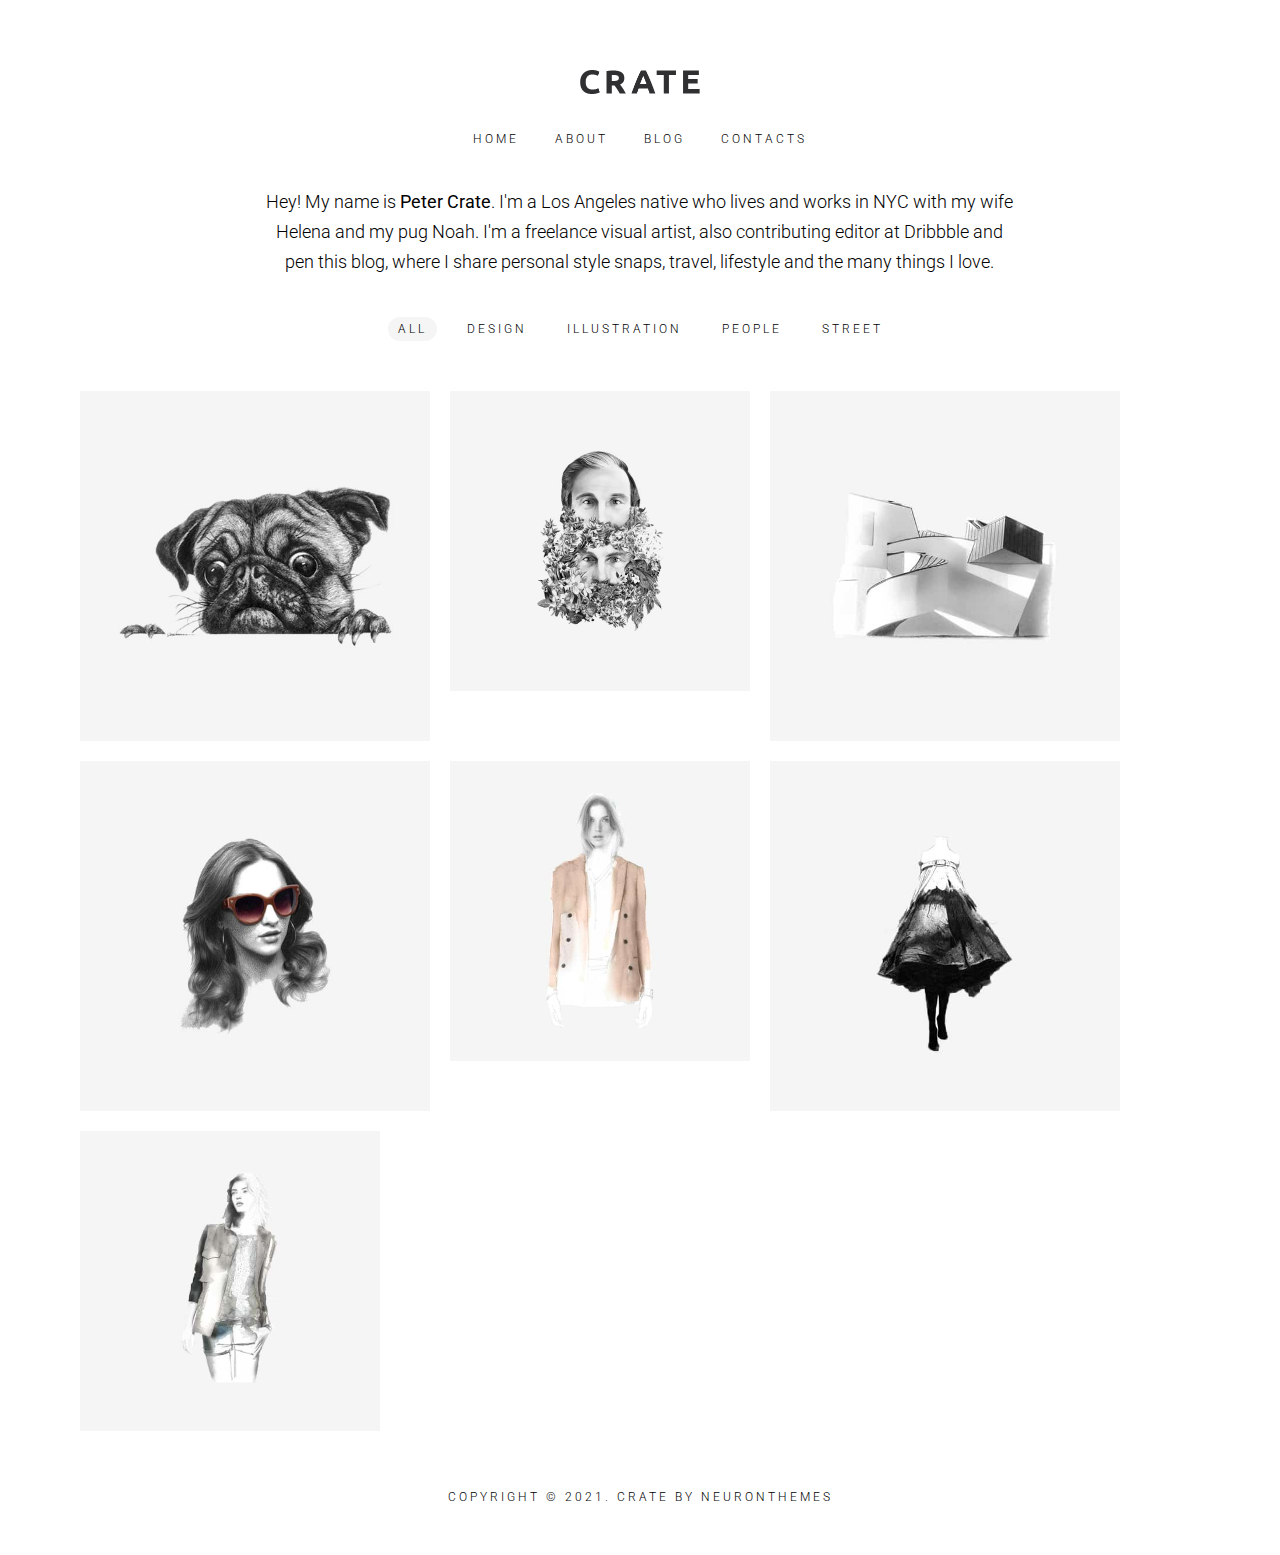
<file: index.html>
<!DOCTYPE html>
<html lang="en">
<head>
<meta charset="utf-8">
  <title>Home Page</title>
  <meta name="description" content="">
  <meta name="viewport" content="width=device-width, initial-scale=1">

  <meta property="og:title" content="">
  <meta property="og:type" content="">
  <meta property="og:url" content="">
  <meta property="og:image" content="">
  <link rel="apple-touch-icon" sizes="57x57" href="img/favicon/apple-icon-57x57.png">
  <link rel="apple-touch-icon" sizes="60x60" href="img/favicon/apple-icon-60x60.png">
  <link rel="apple-touch-icon" sizes="72x72" href="img/favicon/apple-icon-72x72.png">
  <link rel="apple-touch-icon" sizes="76x76" href="img/favicon/apple-icon-76x76.png">
  <link rel="apple-touch-icon" sizes="114x114" href="img/favicon/apple-icon-114x114.png">
  <link rel="apple-touch-icon" sizes="120x120" href="img/favicon/apple-icon-120x120.png">
  <link rel="apple-touch-icon" sizes="144x144" href="img/favicon/apple-icon-144x144.png">
  <link rel="apple-touch-icon" sizes="152x152" href="img/favicon/apple-icon-152x152.png">
  <link rel="apple-touch-icon" sizes="180x180" href="img/favicon/apple-icon-180x180.png">
  <link rel="icon" type="image/png" sizes="192x192"  href="img/favicon/android-icon-192x192.png">
  <link rel="icon" type="image/png" sizes="32x32" href="img/favicon/favicon-32x32.png">
  <link rel="icon" type="image/png" sizes="96x96" href="img/favicon/favicon-96x96.png">
  <link rel="icon" type="image/png" sizes="16x16" href="img/favicon/favicon-16x16.png">
  <link rel="manifest" href="img/favicon/manifest.json">
  <meta name="msapplication-TileColor" content="#ffffff">
  <meta name="msapplication-TileImage" content="img/favicon/ms-icon-144x144.png">
  <meta name="theme-color" content="#ffffff">

  <link rel="preconnect" href="https://fonts.googleapis.com">
  <link rel="preconnect" href="https://fonts.gstatic.com" crossorigin>
  <link href="https://fonts.googleapis.com/css2?family=Roboto:ital,wght@0,100;0,300;0,500;1,700&display=swap" rel="stylesheet">

  <link rel="stylesheet" href="css/normalize.css">
  <link rel="stylesheet" href="css/style.css">
</head>
<body>
<div class="container">

  <header class="header">
    <a href="/" class="logo-holder">
      <img class="logo" src="img/logo.png" alt="">
    </a>

    <a href="#" class="burger-link" id="js-toggle-nav">
      <span class="burger">Menu</span>
    </a>

    <!-- Nav -->
      <nav class="nav" id="js-toggle-nav-wrap">
        <ul class="nav-list">
          <li class="nav-li">
            <a href="index.html" class="nav-link link-underline">Home</a>
          </li>
          <li class="nav-li">
            <a href="about.html" class="nav-link link-underline">About</a>
          </li>
          <li class="nav-li">
            <a href="blog.html" class="nav-link link-underline">Blog</a>
          </li>
          <li class="nav-li">
            <a href="contacts.html" class="nav-link link-underline">Contacts</a>
          </li>

        </ul>
      </nav>
  </header>

  <div class="page-content page-home">
  	<p class="home-title">Hey! My name is <strong>Peter Crate</strong>. I'm a Los Angeles native who lives and works in NYC with my wife Helena and my pug Noah. I'm a freelance visual artist, also contributing editor at Dribbble and pen this blog, where I share personal style snaps, travel, lifestyle and the many things I love.</p>
  </div>
  
  <ul id="filters">
    <li data-filter="*" class="active">All</li>
    <li data-filter=".design">Design</li>
    <li data-filter=".illustration">Illustration</li>
    <li data-filter=".people">People</li>
    <li data-filter=".street">Street</li>
  </ul>

  <div class="grid">

    <div class="grid-item people">
      <img src="img/pug.jpg" width="350" height="350" alt="">
      <div class="overlay">
        <h3>Noah</h3>
        <span>People</span>
      </div>
    </div>
    <div class="grid-item design">
      <img src="img/beard2X.jpg" width="300" height="300" alt="">
      <div class="overlay">
        <h3>Treebeard</h3>
        <span>Design</span>
      </div>
    </div>
    <div class="grid-item illustration">
      <img src="img/architecture2X.jpg" width="350" height="350" alt="">
      <div class="overlay">
        <h3>ARCHITECTURE</h3>
        <span>illustration</span>
      </div>
    </div>
    <div class="grid-item street">
      <img src="img/portrait2X.jpg" width="350" height="350" alt="">
      <div class="overlay">
        <h3>Portrait</h3>
        <span>street</span>
      </div>
    </div>    
    <div class="grid-item illustration">
      <img src="img/fashion2X.jpg" width="300" height="300" alt="">
      <div class="overlay">
        <h3>Fashionsta</h3>
        <span>illustration</span>
      </div>
    </div>    
    <div class="grid-item street">
      <img src="img/dress2X.jpg" width="350" height="350" alt="">
      <div class="overlay">
        <h3>Dress</h3>
        <span>Street</span>
      </div>
    </div>    
    <div class="grid-item people">
      <img src="img/girl2X.jpg" width="300" height="300" alt="">
      <div class="overlay">
        <h3>Sketch girl</h3>
        <span>People</span>
      </div>
    </div>    
  
  </div>
  


	<footer class="footer">
      <p class="footer-info">
        Copyright © 2021. Crate by 
        <a class="dev-link link-underline" target="_BLANK" href="https://neuronthemes.com">NeuronThemes</a>
      </p>
	</footer>
</div>

  <script src="js/vendor/modernizr-3.11.2.min.js"></script>
  <script src="libs/jquery/jquery-3.6.0.min.js"></script>
  <script src="libs/isotope/isotope.pkgd.min.js"></script>
  <script src="js/plugins.js"></script>
  <script src="js/main.js"></script>
</body>
</html>
</file>
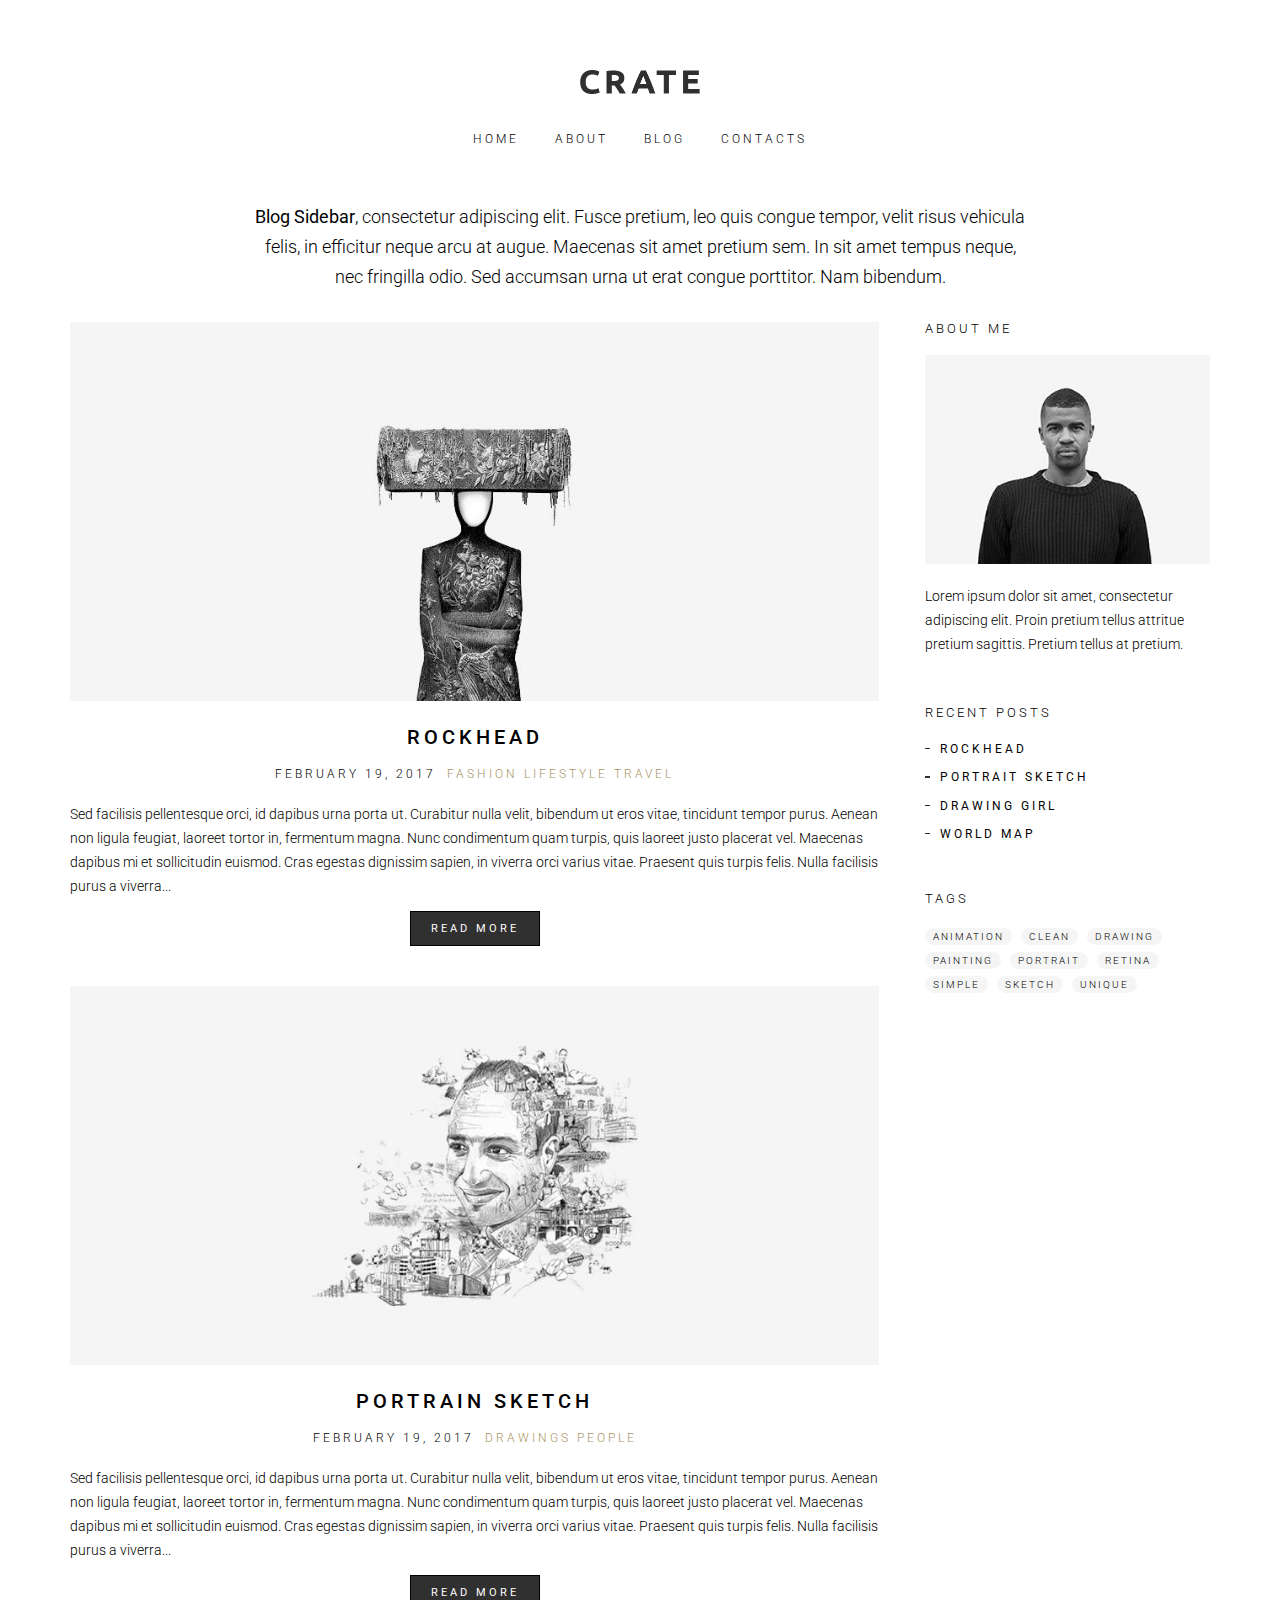
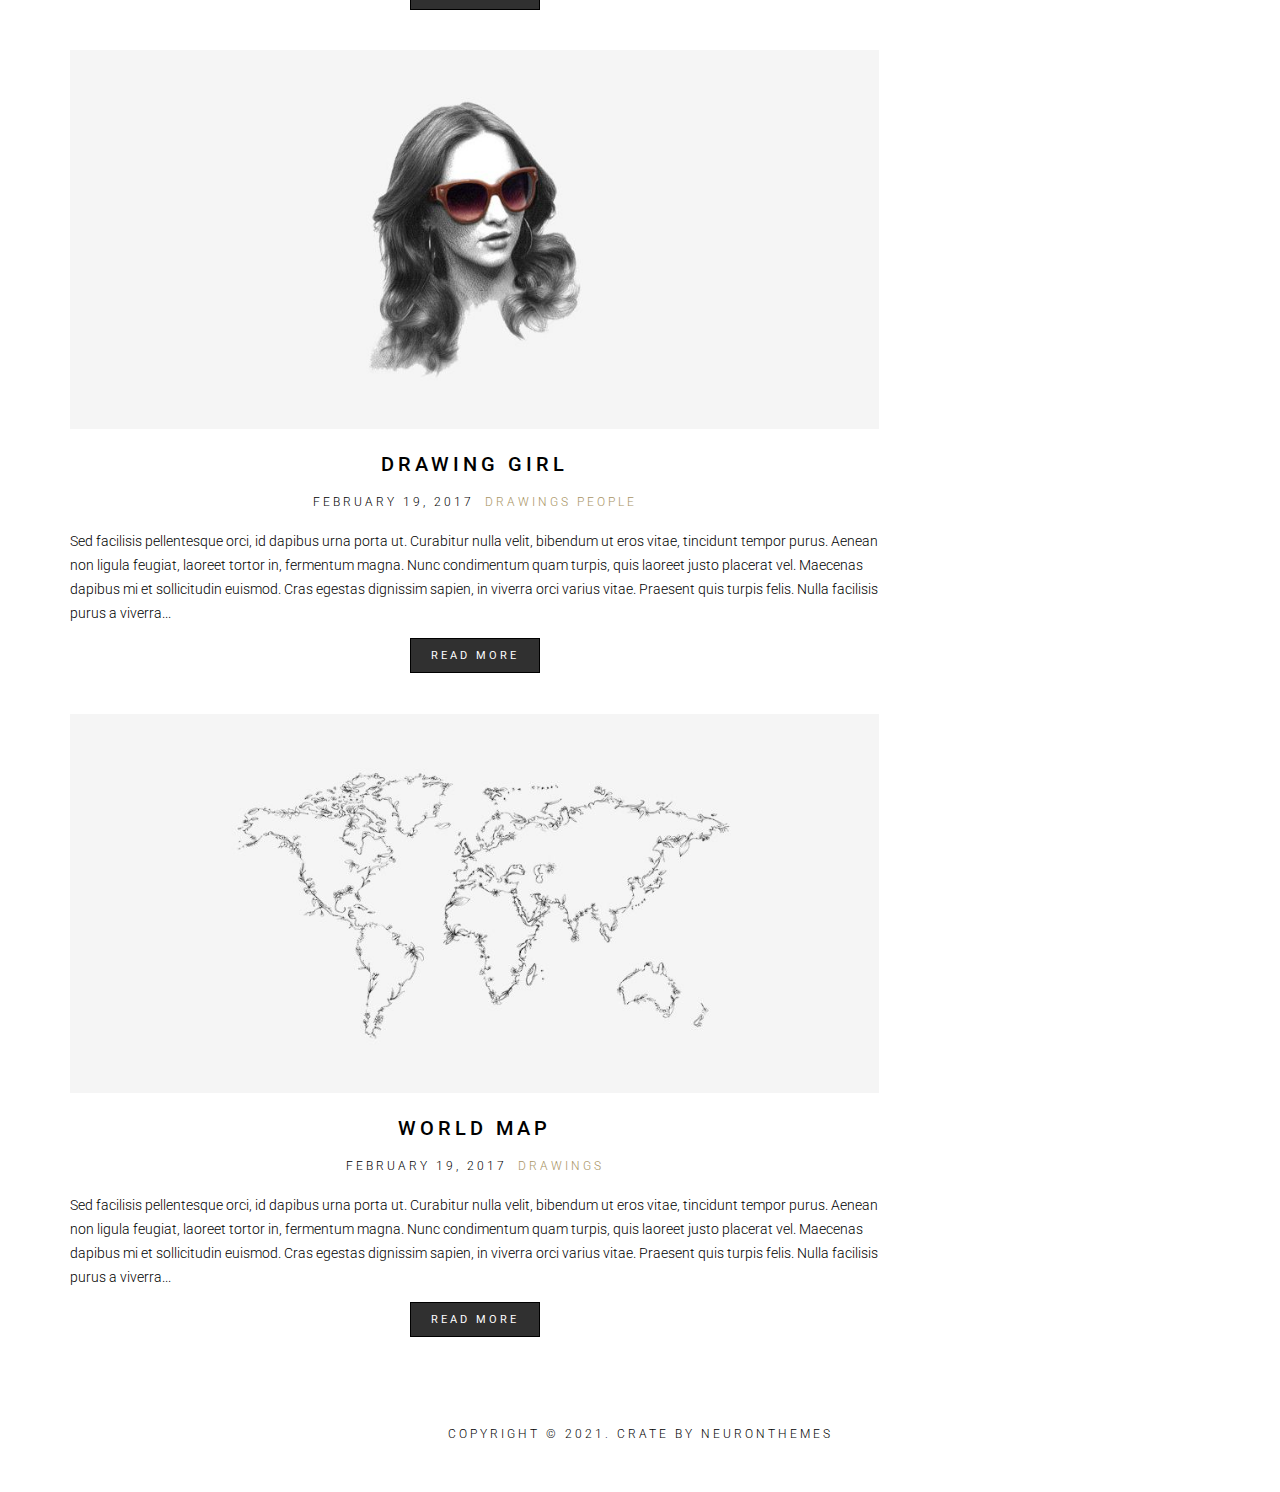
<file: blog.html>
<!DOCTYPE html>
<html lang="en">
<head>
<meta charset="utf-8">
  <title>Blog Page</title>
  <meta name="description" content="">
  <meta name="viewport" content="width=device-width, initial-scale=1">

  <meta property="og:title" content="">
  <meta property="og:type" content="">
  <meta property="og:url" content="">
  <meta property="og:image" content="">
  <link rel="apple-touch-icon" sizes="57x57" href="img/favicon/apple-icon-57x57.png">
  <link rel="apple-touch-icon" sizes="60x60" href="img/favicon/apple-icon-60x60.png">
  <link rel="apple-touch-icon" sizes="72x72" href="img/favicon/apple-icon-72x72.png">
  <link rel="apple-touch-icon" sizes="76x76" href="img/favicon/apple-icon-76x76.png">
  <link rel="apple-touch-icon" sizes="114x114" href="img/favicon/apple-icon-114x114.png">
  <link rel="apple-touch-icon" sizes="120x120" href="img/favicon/apple-icon-120x120.png">
  <link rel="apple-touch-icon" sizes="144x144" href="img/favicon/apple-icon-144x144.png">
  <link rel="apple-touch-icon" sizes="152x152" href="img/favicon/apple-icon-152x152.png">
  <link rel="apple-touch-icon" sizes="180x180" href="img/favicon/apple-icon-180x180.png">
  <link rel="icon" type="image/png" sizes="192x192"  href="img/favicon/android-icon-192x192.png">
  <link rel="icon" type="image/png" sizes="32x32" href="img/favicon/favicon-32x32.png">
  <link rel="icon" type="image/png" sizes="96x96" href="img/favicon/favicon-96x96.png">
  <link rel="icon" type="image/png" sizes="16x16" href="img/favicon/favicon-16x16.png">
  <link rel="manifest" href="img/favicon/manifest.json">
  <meta name="msapplication-TileColor" content="#ffffff">
  <meta name="msapplication-TileImage" content="img/favicon/ms-icon-144x144.png">
  <meta name="theme-color" content="#ffffff">

  <link rel="preconnect" href="https://fonts.googleapis.com">
  <link rel="preconnect" href="https://fonts.gstatic.com" crossorigin>
  <link href="https://fonts.googleapis.com/css2?family=Roboto:ital,wght@0,100;0,300;0,500;1,700&display=swap" rel="stylesheet">

  <link rel="stylesheet" href="css/normalize.css">
  <link rel="stylesheet" href="css/style.css">
</head>
<body>
<div class="container">

  <header class="header">
    <a href="/" class="logo-holder">
      <img class="logo" src="img/logo.png" alt="">
    </a>

    <a href="#" class="burger-link" id="js-toggle-nav">
      <span class="burger">Menu</span>
    </a>

    <!-- Nav -->
      <nav class="nav" id="js-toggle-nav-wrap">
        <ul class="nav-list">
          <li class="nav-li">
            <a href="index.html" class="nav-link link-underline">Home</a>
          </li>
          <li class="nav-li">
            <a href="about.html" class="nav-link link-underline">About</a>
          </li>
          <li class="nav-li">
            <a href="blog.html" class="nav-link link-underline">Blog</a>
          </li>
          <li class="nav-li">
            <a href="contacts.html" class="nav-link link-underline">Contacts</a>
          </li>

        </ul>
      </nav>
    </header>


    <div class="blog-page-desc">
        <p>
            <b>Blog Sidebar</b>, consectetur adipiscing elit. Fusce pretium, leo quis congue tempor, velit risus vehicula felis, in efficitur neque arcu at augue. Maecenas sit amet pretium sem. In sit amet tempus neque, nec fringilla odio. Sed accumsan urna ut erat congue porttitor. Nam bibendum.
        </p>
    </div>


    <div class="blog">

         <div class="blog-page-main">
            
            <div class="blog-content">
                
                <div class="img-holder">
                    <img width="960" height="450" class="blog-img" src="img/rock-head.jpg" alt="">
                </div>

                <div class="post-title">
                    
                    <h3>
                        <a class="title" href="#">Rockhead</a>
                    </h3>

                    <p>
                        February 19, 2017 
                        <span class="post-title-link">

                            <a class="link-underline" href="#">fashion</a>
                            <a class="link-underline" href="#">lifestyle</a>
                            <a class="link-underline" href="#">travel</a>

                        </span>
                    </p>

                </div>

                <div class="post-info">
                    
                    <p>Sed facilisis pellentesque orci, id dapibus urna porta ut. Curabitur nulla velit, bibendum ut eros vitae, tincidunt tempor purus. Aenean non ligula feugiat, laoreet tortor in, fermentum magna. Nunc condimentum quam turpis, quis laoreet justo placerat vel. Maecenas dapibus mi et sollicitudin euismod. Cras egestas dignissim sapien, in viverra orci varius vitae. Praesent quis turpis felis. Nulla facilisis purus a viverra...</p>

                </div>

                <div class="button-holder">
                    <a href="#" class="blog-button button">Read More</a>
                </div>
            </div>

            <div class="blog-content">
                
                <div class="img-holder">
                    <img width="960" height="450" class="blog-img" src="img/Portrait-Sketch.jpg" alt="">
                </div>

                <div class="post-title">
                    
                    <h3>
                        <a class="title" href="#">Portrain Sketch</a>
                    </h3>

                    <p>
                        February 19, 2017 
                        <span class="post-title-link">

                            <a class="link-underline" href="#">drawings</a>
                            <a class="link-underline" href="#">people</a>

                        </span>
                    </p>

                </div>

                <div class="post-info">
                    
                    <p>Sed facilisis pellentesque orci, id dapibus urna porta ut. Curabitur nulla velit, bibendum ut eros vitae, tincidunt tempor purus. Aenean non ligula feugiat, laoreet tortor in, fermentum magna. Nunc condimentum quam turpis, quis laoreet justo placerat vel. Maecenas dapibus mi et sollicitudin euismod. Cras egestas dignissim sapien, in viverra orci varius vitae. Praesent quis turpis felis. Nulla facilisis purus a viverra...</p>

                </div>

                <div class="button-holder">
                    <a href="#" class="blog-button button">Read More</a>
                </div>

            </div>

            <div class="blog-content">
                
                <div class="img-holder">
                    <img width="960" height="450" class="blog-img" src="img/Drawing-Girl.jpg" alt="">
                </div>

                <div class="post-title">
                    
                    <h3>
                        <a class="title" href="#">Drawing Girl</a>
                    </h3>

                    <p>
                        February 19, 2017 
                        <span class="post-title-link">

                            <a class="link-underline" href="#">drawings</a>
                            <a class="link-underline" href="#">people</a>

                        </span>
                    </p>

                </div>

                <div class="post-info">
                    
                    <p>Sed facilisis pellentesque orci, id dapibus urna porta ut. Curabitur nulla velit, bibendum ut eros vitae, tincidunt tempor purus. Aenean non ligula feugiat, laoreet tortor in, fermentum magna. Nunc condimentum quam turpis, quis laoreet justo placerat vel. Maecenas dapibus mi et sollicitudin euismod. Cras egestas dignissim sapien, in viverra orci varius vitae. Praesent quis turpis felis. Nulla facilisis purus a viverra...</p>

                </div>

                <div class="button-holder">
                    <a href="#" class="blog-button button">Read More</a>
                </div>

            </div>


            <div class="blog-content">
                
                <div class="img-holder">
                    <img width="960" height="450" class="blog-img" src="img/World-Map.jpg" alt="">
                </div>

                <div class="post-title">
                    
                    <h3>
                        <a class="title" href="#">World Map</a>
                    </h3>

                    <p>
                        February 19, 2017  
                        <span class="post-title-link">

                            <a class="link-underline" href="#">drawings</a>

                        </span>
                    </p>

                </div>

                <div class="post-info">
                    
                    <p>Sed facilisis pellentesque orci, id dapibus urna porta ut. Curabitur nulla velit, bibendum ut eros vitae, tincidunt tempor purus. Aenean non ligula feugiat, laoreet tortor in, fermentum magna. Nunc condimentum quam turpis, quis laoreet justo placerat vel. Maecenas dapibus mi et sollicitudin euismod. Cras egestas dignissim sapien, in viverra orci varius vitae. Praesent quis turpis felis. Nulla facilisis purus a viverra...</p>

                </div>

                <div class="button-holder">
                    <a href="#" class="blog-button button">Read More</a>
                </div>

            </div>

        </div>



        <div class="blog-page-about">

            <div class="widget">
                <h6 class="widget-title">About me</h6>

                <div class="widget-img-holder">
                    <img width="350" height="257" class="widget-img" src="img/blog-about.jpg" alt="">
                </div>

                <div class="widget-text">
                    <p>Lorem ipsum dolor sit amet, consectetur adipiscing elit. Proin pretium tellus attritue pretium sagittis. Pretium tellus at pretium.</p>
                </div>
            </div>

            <div class="recent-posts">
                
                <h6 class="widget-title">Recent Posts</h6>

                <ul>
                    <li> <a href="#">Rockhead</a> </li>
                    <li> <a href="#">Portrait Sketch</a> </li>
                    <li> <a href="#">Drawing Girl</a> </li>
                    <li> <a href="#">World Map</a> </li>
                </ul>

            </div>

            <div class="tags">
                
                <h6 class="widget-title">Tags</h6>

                <div class="tags-list">
                    <a class="tags-item" href="#">Animation</a>
                    <a class="tags-item" href="#">Clean</a>
                    <a class="tags-item" href="#">Drawing</a>
                    <a class="tags-item" href="#">Painting</a>
                    <a class="tags-item" href="#">Portrait</a>
                    <a class="tags-item" href="#">Retina</a>
                    <a class="tags-item" href="#">Simple</a>
                    <a class="tags-item" href="#">Sketch</a>
                    <a class="tags-item" href="#">Unique</a>
                </div>


            </div>
        </div>
       
    </div>


	<footer class="footer">
      <p class="footer-info">
        Copyright © 2021. Crate by 
        <a class="dev-link link-underline" target="_BLANK" href="https://neuronthemes.com">NeuronThemes</a>
      </p>
	</footer>
</div>

  <script src="js/vendor/modernizr-3.11.2.min.js"></script>
  <script src="libs/jquery/jquery-3.6.0.min.js"></script>
  <script src="js/plugins.js"></script>
  <script src="js/main.js"></script>
</body>
</html>
</file>
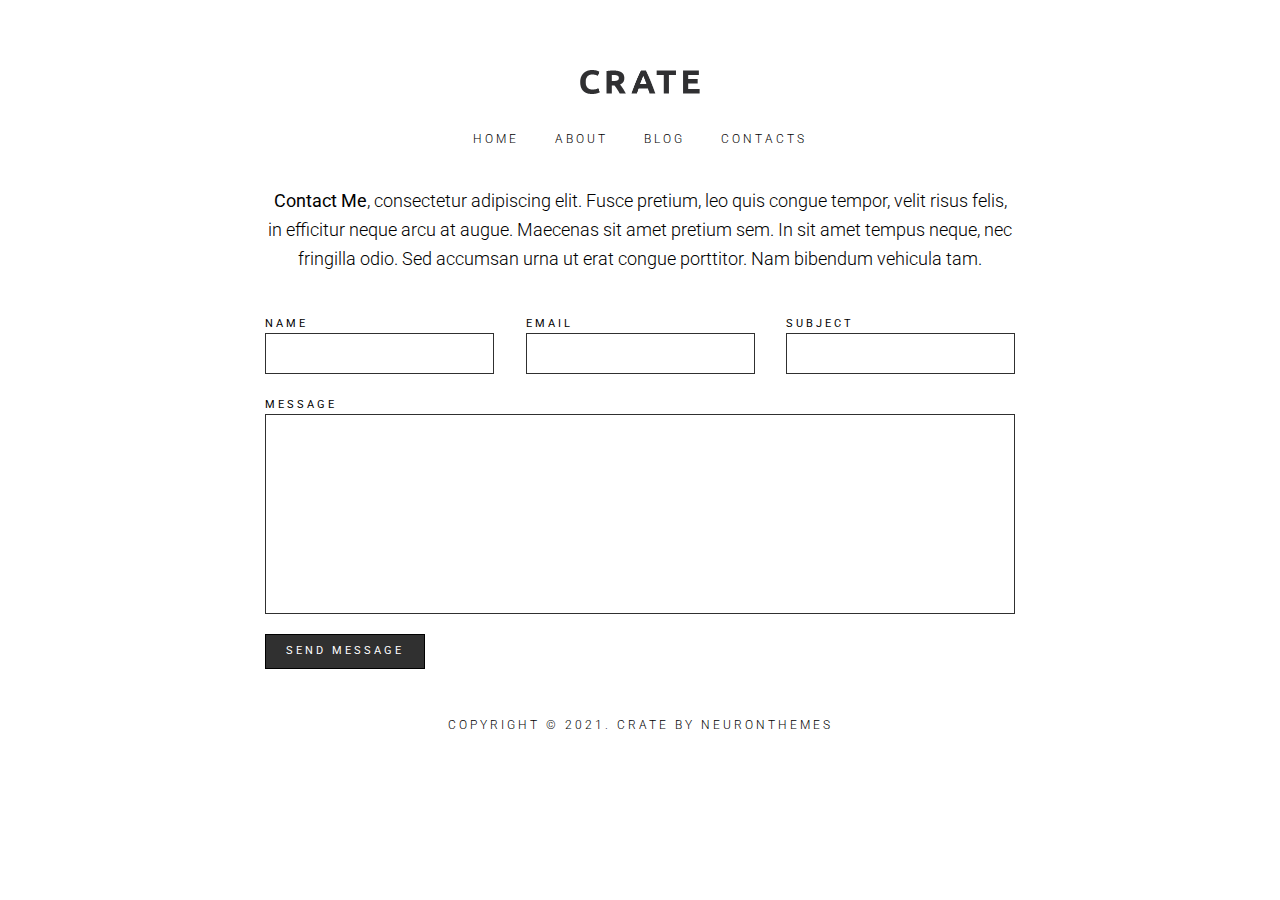
<file: contacts.html>
<!DOCTYPE html>
<html lang="en">
<head>
<meta charset="utf-8">
  <title>Contact Page</title>
  <meta name="description" content="">
  <meta name="viewport" content="width=device-width, initial-scale=1">

  <meta property="og:title" content="">
  <meta property="og:type" content="">
  <meta property="og:url" content="">
  <meta property="og:image" content="">
  <link rel="apple-touch-icon" sizes="57x57" href="img/favicon/apple-icon-57x57.png">
  <link rel="apple-touch-icon" sizes="60x60" href="img/favicon/apple-icon-60x60.png">
  <link rel="apple-touch-icon" sizes="72x72" href="img/favicon/apple-icon-72x72.png">
  <link rel="apple-touch-icon" sizes="76x76" href="img/favicon/apple-icon-76x76.png">
  <link rel="apple-touch-icon" sizes="114x114" href="img/favicon/apple-icon-114x114.png">
  <link rel="apple-touch-icon" sizes="120x120" href="img/favicon/apple-icon-120x120.png">
  <link rel="apple-touch-icon" sizes="144x144" href="img/favicon/apple-icon-144x144.png">
  <link rel="apple-touch-icon" sizes="152x152" href="img/favicon/apple-icon-152x152.png">
  <link rel="apple-touch-icon" sizes="180x180" href="img/favicon/apple-icon-180x180.png">
  <link rel="icon" type="image/png" sizes="192x192"  href="img/favicon/android-icon-192x192.png">
  <link rel="icon" type="image/png" sizes="32x32" href="img/favicon/favicon-32x32.png">
  <link rel="icon" type="image/png" sizes="96x96" href="img/favicon/favicon-96x96.png">
  <link rel="icon" type="image/png" sizes="16x16" href="img/favicon/favicon-16x16.png">
  <link rel="manifest" href="img/favicon/manifest.json">
  <meta name="msapplication-TileColor" content="#ffffff">
  <meta name="msapplication-TileImage" content="img/favicon/ms-icon-144x144.png">
  <meta name="theme-color" content="#ffffff">

  <link rel="preconnect" href="https://fonts.googleapis.com">
  <link rel="preconnect" href="https://fonts.gstatic.com" crossorigin>
  <link href="https://fonts.googleapis.com/css2?family=Roboto:ital,wght@0,100;0,300;0,500;1,700&display=swap" rel="stylesheet">

  <link rel="stylesheet" href="css/normalize.css">
  <link rel="stylesheet" href="css/style.css">
</head>
<body>
<div class="container">

  <header class="header">
    <a href="/" class="logo-holder">
      <img class="logo" src="img/logo.png" alt="">
    </a>

    <a href="#" class="burger-link" id="js-toggle-nav">
      <span class="burger">Menu</span>
    </a>

    <!-- Nav -->
      <nav class="nav" id="js-toggle-nav-wrap">
        <ul class="nav-list">
          <li class="nav-li">
            <a href="index.html" class="nav-link link-underline">Home</a>
          </li>
          <li class="nav-li">
            <a href="about.html" class="nav-link link-underline">About</a>
          </li>
          <li class="nav-li">
            <a href="blog.html" class="nav-link link-underline">Blog</a>
          </li>
          <li class="nav-li">
            <a href="contacts.html" class="nav-link link-underline">Contacts</a>
          </li>

        </ul>
      </nav>
  </header>

  <div class="page-content page-contacts smaller-container">
    
    <p class="page-small-desc">
      <b>Contact Me</b>, consectetur adipiscing elit. Fusce pretium, leo quis congue tempor, velit risus felis, in efficitur neque arcu at augue. Maecenas sit amet pretium sem. In sit amet tempus neque, nec fringilla odio. Sed accumsan urna ut erat congue porttitor. Nam bibendum vehicula tam.
    </p>

    <form action="" class="form-default">
      
      <div class="row">
        <div class="form-item">
          <label>Name</label>
          <input type="text" name="Name" class="form-input">
        </div>     
         <div class="form-item">
          <label>Email</label>
          <input type="email" name="Email" class="form-input">
        </div>       
        <div class="form-item">
          <label>Subject</label>
          <input type="email" name="Subject" class="form-input">
        </div>
      </div>      
      <div class="form-item">
        <label>Message</label>
        <textarea name="Message" class="form-input"></textarea>
      </div>
      <div class="form-item">
        <button class="button">Send Message</button>
      </div>

    </form>


  </div>

	<footer class="footer">
      <p class="footer-info">
        Copyright © 2021. Crate by 
        <a class="dev-link link-underline" target="_BLANK" href="https://neuronthemes.com">NeuronThemes</a>
      </p>
	</footer>
</div>

  <script src="js/vendor/modernizr-3.11.2.min.js"></script>
  <script src="libs/jquery/jquery-3.6.0.min.js"></script>
  <script src="js/plugins.js"></script>
  <script src="js/main.js"></script>
</body>
</html>
</file>
<file: css/style.css>
body{
  font-family: 'Roboto', sans-serif;
}
h1,h2,h3,h4,h5{
  font-family: 'Roboto', sans-serif;
}
a{
  text-decoration: none;
}
ul{
  margin: 0;
  padding: 0;
  list-style: none;
}
p{
  margin: 0;
}
.link-underline{
  position: relative;
}
.link-underline::before{
  content: '';
  border-bottom: 1px solid;
  width: 0;
  position: absolute;
  bottom: 0;
  left: 0;
  transition: all .3s;
}
.link-underline:hover::before{
  width: 100%;
}
.container{
  max-width: 1140px;
  margin: 0 auto;
  padding: 0 30px;
}
.container .smaller-container{
  max-width: 750px;
  margin: 0 auto;
}
.header{
  padding: 70px 0 40px;
  text-align: center;
}
.logo{
  width: 120px;
}
.logo-holder{
  margin-bottom: 30px;
  display: inline-block;
}
.burger-link{
  display: none;
}
.burger{
  position: relative;
  display: block;
  border-bottom: 2px solid #000;
  width: 26px;
  height: 22px;
  font-size: 0;
}
.burger::before,
.burger::after{
  content: '';
  position: absolute;
  left: 0;
  border-bottom: 2px solid #000;
  width: 100%;
  transition: all .3s;
}
.burger::before{
  top: 0;
}
.burger::after{
  bottom: 9px;
}

.burger-link:hover .burger::before{
  width: 70%;
}
.burger-link:hover .burger::after{
  width: 40%;
}

.nav{
}
.nav .nav-list{
  display: flex;
  justify-content: center;
}
.nav .nav-li{
  margin: 0 18px;
}
.nav .nav-li:first-child{
  margin-left: 0;
}
.nav .nav-li:last-child{
  margin-right: 0;
}
.nav .nav-link{
  letter-spacing: 3px;
  color: inherit;
  text-transform: uppercase;
  font-size: 12px;
  font-weight: 300;
  display: inline-block;
}
.page-desc{
  margin: 0 0 15px;
  font-size: 14px;
  line-height: 2;
  font-weight: 300;
}
.page-small-desc{
  font-size: 18px;
  line-height: 1.6;
  font-weight: 300;
  text-align: center;
  margin-bottom: 40px;
}
.page-about{
 text-align: center;
}
.home-title{
  font-size: 18px;
  line-height: 30px;
  font-weight: 300;
  text-align: center;
  margin: 0 auto;
  width: 66%;
}
.page-about .header-img{
  width: 100%;
  height: auto;
}
.page-about .page-title{
    letter-spacing: 6px;
    text-transform: uppercase;
    font-size: 17px;
    font-weight: 300;
    line-height: 24px;
    margin-bottom: 15px;
}
.page-about .page-desc{

}
.social-icons{
  padding-top: 30px;
  padding-bottom: 20px;
}
.social-item{
  margin: 0 3px;
  display: inline-block;
  width: 45px;
  height: 25px;
  border-radius: 50%;
  text-align: center;
  line-height: 25px;
  background-color: #f5f5f5;
  font-size: 15px;
  color: black;
  padding: 10px 0;
  list-style: none;
}

.social-item:hover{
  background-color: #303133;
  color: #fff;

}


@media(max-width: 767px){
  .header{
    display: flex;
    justify-content: space-between;
    align-content: flex-start;
    padding: 40px 0;
    position: relative;
    text-align: left;
  }
  .header .logo-holder{
    margin: 0;
  }
  .header .burger-link{
    display: block;
  }
  .header .nav{
    position: absolute;
    top: 100px;
    left: 0;
    width: 100%;
    background-color: #303133;
    display: none;
  }
  .header .nav.active{
    display: block;
  }
  .header .nav .nav-list{
    flex-direction: column;
  }
  .header .nav .nav-li{
    margin: 0;
    padding: 10px 20px;
  }
  .header .nav .nav-link{
    color: #fff;
  }
  .home-title{
    font-size: 18px;
    line-height: 30px;
    font-weight: 300;
    text-align: center;
    width: 100%;
    margin-left: 0;
  }
}


.row{
  display: flex;
  flex-direction: row;
  flex-wrap: wrap;
  align-content: flex-start;
  justify-content: space-between;
  align-items: flex-start;
}

.button {
  outline: none;
  font-size: 11px;
  letter-spacing: 3px;
  text-transform: uppercase;
  background-color: #303030;
  border: 1px solid #000;
  padding: 10px 20px;
  color: #fff ;
  cursor: pointer;
}
.button:hover {
  color: #303030;
  border: 1px solid #303030;
  background-color: #fff;
  font-weight: 300;
}
.button:focus {
  border: 1px solid #303030;
  box-shadow: 0 0 0 2px #303030;
}



.form-default{

}
.form-default .form-item{
  margin-bottom: 20px;
}
.form-default .form-item label{
  text-transform: uppercase;
  font-size: 11px;
  line-height: 13px;
  letter-spacing: 3px;
  display: inline-block;
  margin-bottom: 3px;
}
.form-default .form-item .form-input{
  border: 1px solid #303030;
  padding: 10px 12px;
  width: 100%;
  display: block;
  transition: all .3s;
  box-shadow: 0 0 0 0 rgba(0, 0, 0, 0);
  outline: none;
  color: #000;
  letter-spacing: 2px;
  font-weight: 300;
  box-sizing: border-box;
}
.form-default .form-item textarea.form-input{
  min-height: 200px;
  resize: none;
}
.form-default .form-item .form-input:hover{
  box-shadow: 0 8px 20px 0 rgba(0, 0, 0, .3);
}
.form-default .form-item .form-input:focus{
  border: 1px solid #000;
  box-shadow: 0 0 0 2px rgba(0, 0, 0, 1);
}



.page-contacts{

}
.page-contacts .page-small-desc{

}
@media(max-width: 767px){
  .page-contacts{

  }
}






ul#filters{
  display: flex;
  justify-content: center;
  flex-wrap: wrap;
  padding: 40px 0;
}
#filters li{
  display: inline-block;
  margin: 0 10px;
  text-transform: uppercase;
  font-size: 12px;
  line-height: 10px;
  font-weight: 300;
  letter-spacing: 3px;
  cursor: pointer;
  padding: 7px 10px;
}
#filters li:hover{
  background-color: #f5f5f5;
  border-radius: 20px;
}
#filters .active{
  background-color: #f5f5f5;
  border-radius: 20px;
}

.grid {
  margin: 0 auto;
}
.grid-item{
  margin: 10px;
  position: relative;
}
.grid-item .overlay{
  position: absolute;
  top: 50%;
  left: 50%;
  transform: translate(-50%, -50%);
  transition: all .3s;
  opacity: 0;
  font-weight: 300;
  text-transform: uppercase;
  letter-spacing: 3px;
  font-size: 15px;
}
.grid-item .overlay span{
  display: block;
  position: absolute;
  top: 100%;
  left: 50%;
  transform: translate(-50%, -50%);
  transition: all .5s;
  text-transform: lowercase;
  letter-spacing: 2px;
}
.grid-item img{
  display: block;
  max-width: 100%;
  height: auto;
  transition: all .3s;
}
.grid-item:hover {
  cursor: pointer;
}
.grid-item:hover .overlay{
  opacity: 1;
  top: 50%;
}
.grid-item:hover .overlay span{
  opacity: 1;
  top: 90%;
}
.grid-item:hover img{
  opacity: 0.1;
}

@media (max-width: 1200px) {
  .grid-item img {
    max-width: 300px;  
  }
}
@media (max-width: 1050px) {
  .grid-item img {
    max-width: 250px;  
  }
}
@media (max-width: 890px) {
  .grid-item img {
    max-width: 200px;  
  }
}





.blog-page-desc {
  font-size: 18px;
  line-height: 30px;
  font-weight: 300;
  text-align: center;
  max-width: 780px;
  margin: 0 auto;
  padding: 15px 0 30px;
}

.blog {
  max-width: 1140px;
  display: flex;
  flex-direction: row;
  flex-wrap: nowrap;
  align-items: flex-start;
  justify-content: space-between;
}

.blog-page-main {
  /*max-width: 847px;*/
}

.blog-page-main .blog-content {
  margin-bottom: 50px;
}

.blog-page-main .blog-content .img-holder {
  text-align: center;
}

.blog-page-main .blog-content .img-holder .blog-img {
  max-width: 100%;
  height: auto;
  cursor: pointer;
}

.blog-page-main .blog-content .post-title {
  text-align: center;
  text-transform: uppercase;
  margin-bottom: 20px;
}

.blog-page-main .blog-content .post-title .title {
  color: #000;
  font-weight: 500;
  font-size: 20px;
  line-height: 24px;
  letter-spacing: 4px;
  text-transform: uppercase;
  margin-bottom: 8px;
  margin-top: 0;
}

.blog-page-main .blog-content .post-title .title:hover {
  color: #a99464;
}

.blog-page-main .blog-content .post-title p {
  font-weight: 300;
  font-size: 12px;
  letter-spacing: 3px;
}

.blog-page-main .blog-content .post-title .post-title-link {
  margin-left: 5px;
}

.blog-page-main .blog-content .post-title .post-title-link a {
  color: #a99464;
}

.blog-page-main .blog-content .post-info {
  font-size: 14px;
  font-weight: 300;
  line-height: 24px;
  max-width: 900px;
  margin: 0 auto;
}

.blog-page-main .blog-content .button-holder {
  margin-top: 20px;
  text-align: center;
}



.blog-page-about {

}

.blog-page-about .widget {
  margin-bottom: 50px;
}

.blog-page-about .widget-title {
  font-weight: 400;
  font-size: 13px;
  line-height: 13px;
  margin-top: 0;
  margin-bottom: 20px;
  text-transform: uppercase;
  font-weight: 300;
  letter-spacing: 3px;
}

.blog-page-about .widget .widget-img-holder {

}

.blog-page-about .widget .widget-img-holder .widget-img {
  max-width: 100%;
  height: auto;
}

.blog-page-about .widget .widget-text {
  margin-top: 15px;
  font-size: 14px;
  font-weight: 300;
  line-height: 24px;
}

.blog-page-about .recent-posts {
  margin-bottom: 50px;
}

.blog-page-about .recent-posts ul li {
  margin-bottom: 10px;
  position: relative;
  padding-left: 15px;
}

.blog-page-about .recent-posts ul li a {
    display: inline-block;
    font-weight: 400;
    font-size: 12px;
    letter-spacing: 3px;
    color: initial;
    text-transform: uppercase;
}

.blog-page-about .recent-posts ul li a:hover {
  color: #a99464;
}

.blog-page-about .recent-posts ul li a::before {
    content: "";
    position: absolute;
    left: 0;
    height: 1.5px;
    width: 5px;
    background-color: #303133;
    top: 9px;
}

.blog-page-about .tags {

}

.blog-page-about .tags .tags-list {

}

.blog-page-about .tags .tags-list .tags-item {
  color: inherit;
  font-weight: 300;
  font-size: 10px;
  letter-spacing: 2px;
  text-transform: uppercase;
  padding: 3px 8px;
  margin: 5px 5px 5px 0;
  background-color: #f5f5f5;
  border-radius: 20px;
  line-height: 24px;
}



@media (min-width: 767px) {
  .blog-page-main {
    flex-basis: 71%;
  }
  .blog-page-about {
    flex-basis: 25%;
  }
}

@media (max-width: 767px) {
  .blog {
    display: block;
  }

  .blog-page-about {
    text-align: center;
  }
  .blog-page-about .widget .widget-img-holder .widget-img {
    max-width: 80%;
  }  
  .blog-page-about .recent-posts ul li a::before {
    content: "";
    display: none;
  }
}



.footer{
  text-align: center;
  letter-spacing: 3px;
  text-transform: uppercase;
  font-size: 12px;
  margin: 50px 0;
  font-weight: 300;
}

.footer .footer-info{

}

.footer .dev-link{
  color: inherit;
}
</file>
